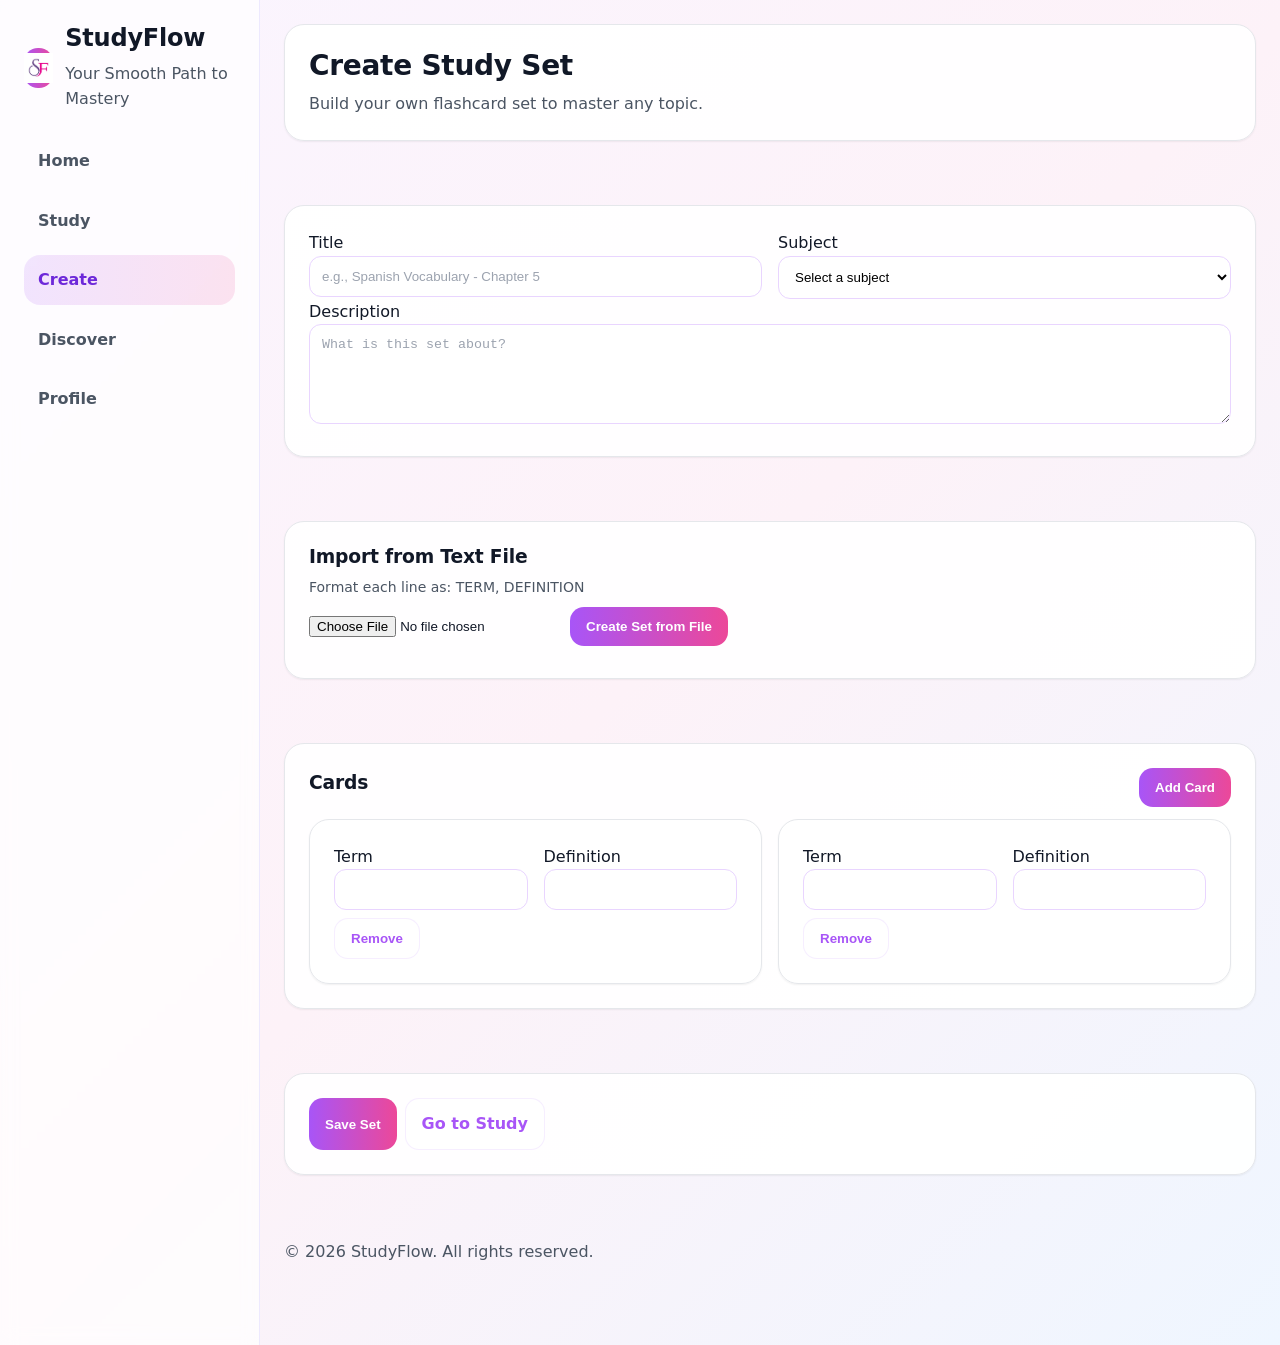
<file: pages/create.html>
<!doctype html>
<html lang="en">
  <head>
    <meta charset="utf-8" />
    <meta name="viewport" content="width=device-width, initial-scale=1" />
    <title>StudyFlow — Create Set</title>
    <link rel="icon" href="../assets/sf_logo.png" type="image/png" />
    <link rel="stylesheet" href="../styles/globals.css" />
    <link rel="stylesheet" href="../styles/create.css" />
  </head>
  <body>
    
    <div class="app">
      <aside class="sidebar" aria-label="Primary Navigation">
        <div class="container">
          <div class="brand">
            <div class="brand-logo"><img src="../assets/sf_logo.png" alt="StudyFlow logo" class="img-contain w-100 h-100" /></div>
            <div>
              <h1>StudyFlow</h1>
              <p class="muted">Your Smooth Path to Mastery</p>
            </div>
          </div>
          <nav>
            <ul class="nav-list" role="list">
              <li><a class="nav-link" href="home.html">Home</a></li>
              <li><a class="nav-link" href="study.html">Study</a></li>
              <li><a class="nav-link" href="create.html">Create</a></li>
              <li><a class="nav-link" href="search.html">Discover</a></li>
              <li><a class="nav-link" href="profile.html">Profile</a></li>
            </ul>
          </nav>
        </div>
      </aside>
      <main>
        <section class="container" aria-label="Create Study Set">
          <div class="panel">
            <h2 class="fs-28 fw-800">Create Study Set</h2>
            <p class="muted">Build your own flashcard set to master any topic.</p>
          </div>
        </section>

        <section class="container" aria-label="Study Set Information">
          <div class="panel">
            <div class="grid cols-2">
              <label>Title<input id="set-title" type="text" placeholder="e.g., Spanish Vocabulary - Chapter 5" class="form-control" required /></label>
              <label>Subject<select id="set-subject" class="form-control">
                <option value="">Select a subject</option>
                <option>Mathematics</option>
                <option>Science</option>
                <option>History</option>
                <option>Language</option>
                <option>Literature</option>
                <option>Geography</option>
                <option>Computer Science</option>
                <option>Art</option>
                <option>Music</option>
                <option>Other</option>
              </select></label>
            </div>
            <label>Description<textarea id="set-description" placeholder="What is this set about?" class="form-control minh-100"></textarea></label>
          </div>
        </section>

        <section class="container" aria-label="Import from Text File">
          <div class="panel import-panel">
            <h3 class="fw-800 mb-8">Import from Text File</h3>
            <p class="import-note" id="import-note">Format each line as: TERM, DEFINITION</p>
            <div class="import-actions my-8">
              <input type="file" id="txt-upload" accept=".txt" aria-label="Upload .txt study file" />
              <button class="btn" id="btn-import" aria-label="Create Set from File">Create Set from File</button>
            </div>
            <div id="import-feedback" class="muted" role="status" aria-live="polite"></div>
          </div>
        </section>

        <section class="container" aria-label="Cards">
          <div class="panel" id="cards-panel">
            <div class="d-flex jc-between ai-center mb-12">
              <h3 class="fw-800">Cards</h3>
              <button class="btn" id="btn-add-card">Add Card</button>
            </div>
            <div id="cards-list" class="grid cols-2"></div>
          </div>
        </section>

        <section class="container" aria-label="Save">
          <div class="panel d-flex gap-8">
            <button class="btn" id="btn-save">Save Set</button>
            <a class="btn secondary" href="study.html">Go to Study</a>
          </div>
        </section>

        <footer class="container pb-80" role="contentinfo">
          <p class="muted">© <span id="year"></span> StudyFlow. All rights reserved.</p>
        </footer>
      </main>
    </div>

    <nav class="mobile-nav" aria-label="Mobile Navigation"><div class="nav"><a href="home.html">Home</a><a href="study.html">Study</a><a href="create.html">Create</a><a href="search.html">Discover</a><a href="profile.html">Profile</a></div></nav>

    <script src="../scripts/storage.js"></script>
    <script src="../scripts/achievements.js"></script>
    <script>
      // Card UI template and save logic
      const cardsList = document.getElementById('cards-list');
      const btnAdd = document.getElementById('btn-add-card');
      const btnSave = document.getElementById('btn-save');

      function addCardRow(term = '', definition = '') {
        const wrapper = document.createElement('div');
        wrapper.className = 'panel';
        wrapper.innerHTML = `
          <div class="grid cols-2">
            <label>Term<input type="text" class="in-term form-control" value="${escapeHtml(term)}" required /></label>
            <label>Definition<input type="text" class="in-def form-control" value="${escapeHtml(definition)}" required /></label>
          </div>
          <div class="mt-8 d-flex gap-8"><button type="button" class="btn secondary btn-remove">Remove</button></div>
        `;
        const removeBtn = wrapper.querySelector('.btn-remove');
        removeBtn.addEventListener('click', () => wrapper.remove());
        cardsList.appendChild(wrapper);
      }

      function escapeHtml(str) { return String(str).replace(/[&<>"]|'/g, (m) => ({'&':'&amp;','<':'&lt;','>':'&gt;','"':'&quot;','\'':'&#39;'}[m])); }

      btnAdd.addEventListener('click', () => addCardRow());
      // Start with two blank cards
      addCardRow(); addCardRow();

      btnSave.addEventListener('click', () => {
        const title = document.getElementById('set-title').value.trim();
        const subject = document.getElementById('set-subject').value;
        const description = document.getElementById('set-description').value.trim();
        if (!title || !subject) { alert('Please enter a title and select a subject.'); return; }
        const rows = Array.from(cardsList.children);
        const cards = rows.map((row) => ({
          term: row.querySelector('.in-term').value.trim(),
          definition: row.querySelector('.in-def').value.trim(),
        })).filter(c => c.term && c.definition);
        if (cards.length === 0) { alert('Please add at least one card.'); return; }

        const sets = window.SFStorage.getSets();
        const newSet = { id: 'set-' + Date.now(), title, subject, description, createdAt: Date.now(), cards };
        sets.unshift(newSet);
        window.SFStorage.saveSets(sets);
        window.SFStorage.incrementSetsCreated();
        window.SFAchievements.checkCreatorAchievement();
        if (window.SFUI && typeof window.SFUI.showSuccessMessage === 'function') {
          window.SFUI.showSuccessMessage('Created study successfully!');
        }
      });
    </script>
    <script src="../scripts/import_from_txt.js"></script>
    <script src="../scripts/main.js"></script>
  </body>
  </html>
</file>
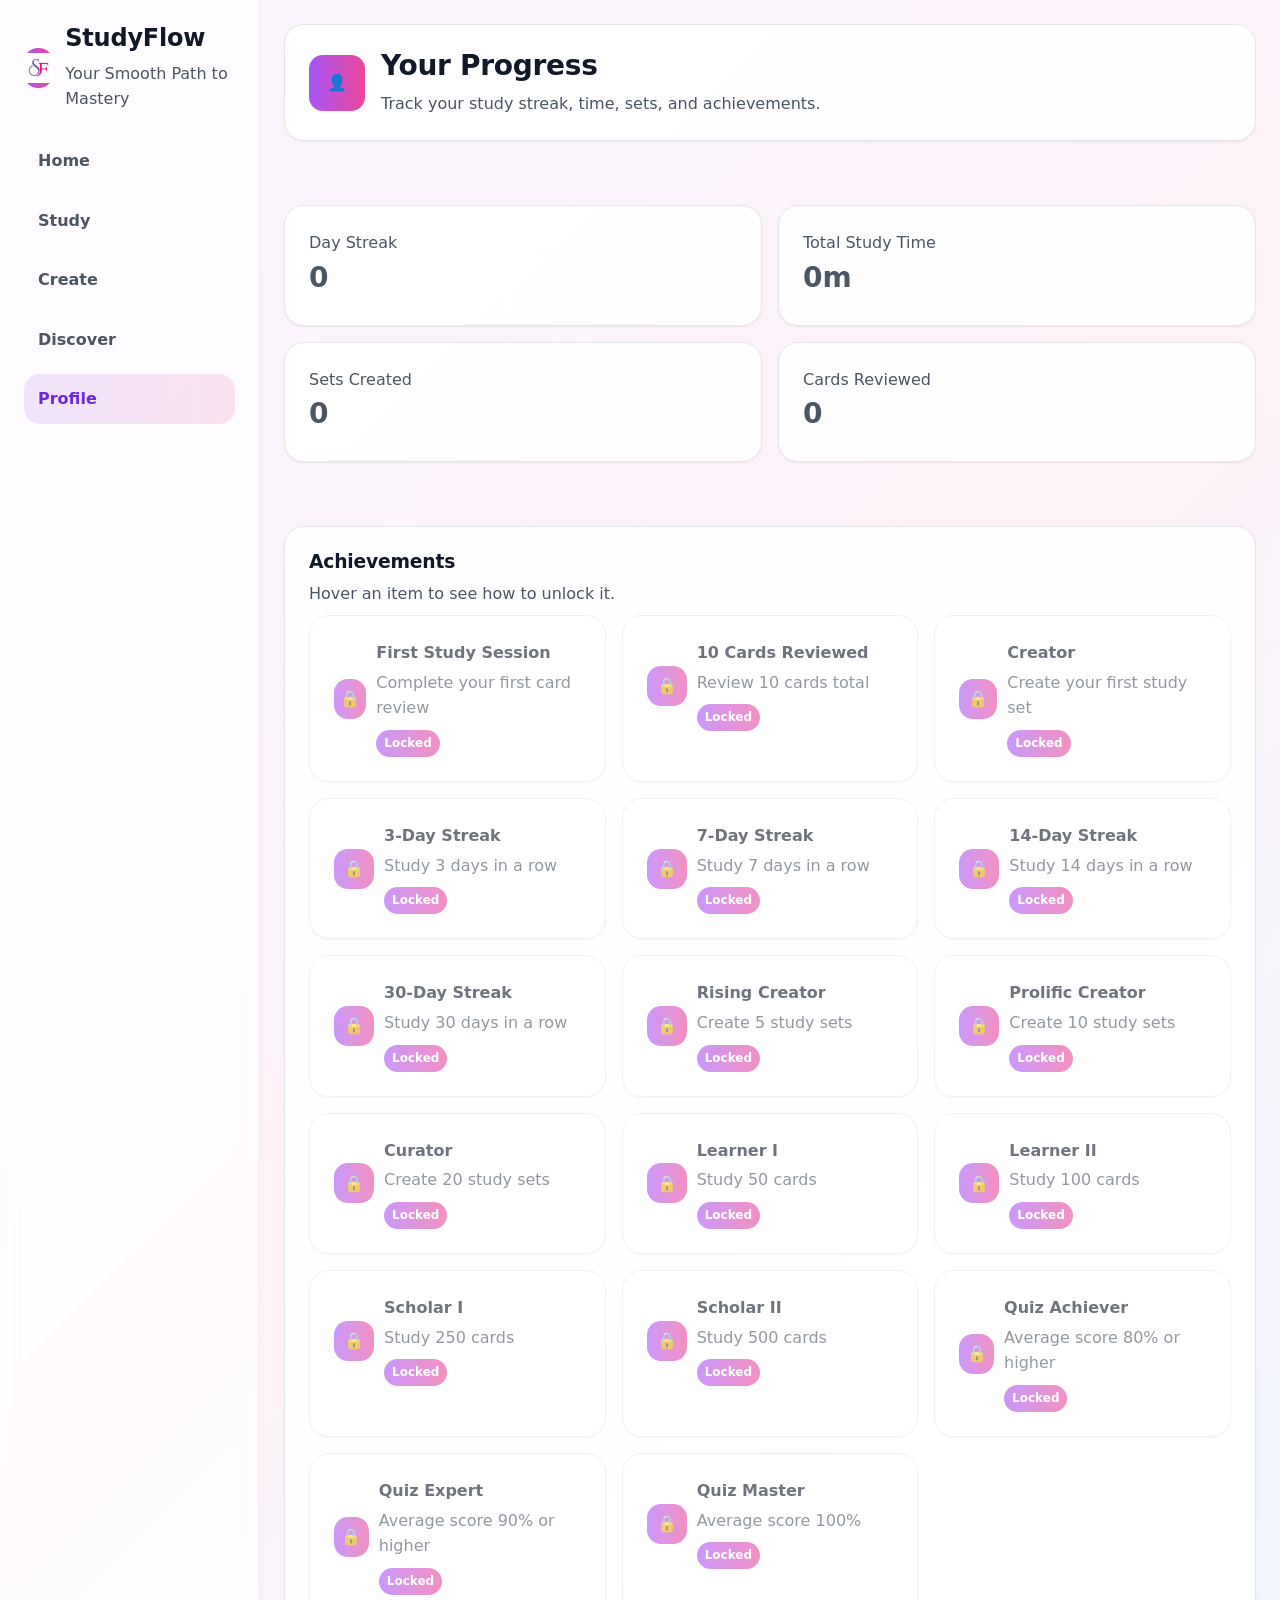
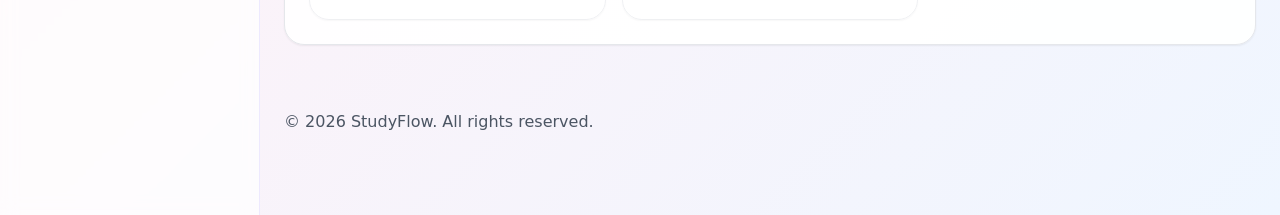
<file: pages/profile.html>
<!doctype html>
<html lang="en">
  <head>
    <meta charset="utf-8" />
    <meta name="viewport" content="width=device-width, initial-scale=1" />
    <title>StudyFlow — Profile</title>
    <link rel="icon" href="../assets/sf_logo.png" type="image/png" />
    <link rel="stylesheet" href="../styles/globals.css" />
    <link rel="stylesheet" href="../styles/profile.css" />
  </head>
  <body>
    
    <div class="app">
      <aside class="sidebar" aria-label="Primary Navigation">
        <div class="container">
          <div class="brand">
            <div class="brand-logo"><img src="../assets/sf_logo.png" alt="StudyFlow logo" class="img-contain w-100 h-100" /></div>
            <div>
              <h1>StudyFlow</h1>
              <p class="muted">Your Smooth Path to Mastery</p>
            </div>
          </div>
          <nav>
            <ul class="nav-list" role="list">
              <li><a class="nav-link" href="home.html">Home</a></li>
              <li><a class="nav-link" href="study.html">Study</a></li>
              <li><a class="nav-link" href="create.html">Create</a></li>
              <li><a class="nav-link" href="search.html">Discover</a></li>
              <li><a class="nav-link" href="profile.html">Profile</a></li>
            </ul>
          </nav>
          
        </div>
      </aside>
      <main>
        <section class="container" aria-label="Profile Header">
            <div class="panel">
            <div class="d-flex ai-center gap-16">
              <div class="brand-logo size-56" aria-hidden="true">👤</div>
              <div>
                <h2 class="fs-28 fw-800">Your Progress</h2>
                <p class="muted">Track your study streak, time, sets, and achievements.</p>
              </div>
            </div>
          </div>
        </section>

        <section class="container" aria-label="Stats Cards">
          <div class="grid cols-2">
            <div class="panel">
              <p class="muted">Day Streak</p>
              <p id="stat-streak" class="fs-28 fw-800">0</p>
            </div>
            <div class="panel">
              <p class="muted">Total Study Time</p>
              <p id="stat-time" class="fs-28 fw-800">0m</p>
            </div>
            <div class="panel">
              <p class="muted">Sets Created</p>
              <p id="stat-sets" class="fs-28 fw-800">0</p>
            </div>
            <div class="panel">
              <p class="muted">Cards Reviewed</p>
              <p id="stat-cards" class="fs-28 fw-800">0</p>
            </div>
          </div>
        </section>

        

        <section class="container" aria-label="Achievements">
          <div class="panel">
            <h3 class="fw-800 mb-8">Achievements</h3>
            <p class="muted mb-8">Hover an item to see how to unlock it.</p>
            <div id="achievements" class="grid cols-3"></div>
          </div>
        </section>

        <footer class="container pb-80" role="contentinfo">
          <p class="muted">© <span id="year"></span> StudyFlow. All rights reserved.</p>
        </footer>
      </main>
    </div>

    <nav class="mobile-nav" aria-label="Mobile Navigation"><div class="nav"><a href="home.html">Home</a><a href="study.html">Study</a><a href="create.html">Create</a><a href="search.html">Discover</a><a href="profile.html">Profile</a></div></nav>

    <script src="../scripts/storage.js"></script>
    <script src="../scripts/achievements.js"></script>
    <script src="../scripts/main.js"></script>
    <script>
      const stats = window.SFStorage.getStats();
      const cards = stats.totalCardsStudied || 0;
      const streak = stats.studyStreakDays || 0;
      const minutes = stats.totalStudyMinutes || 0;
      const sets = stats.setsCreated || 0;
      document.getElementById('stat-streak').textContent = String(streak);
      document.getElementById('stat-time').textContent = `${minutes}m`;
      document.getElementById('stat-sets').textContent = String(sets);
      document.getElementById('stat-cards').textContent = String(cards);
      // Ensure achievement catalog contains expanded items and evaluate unlocks
      window.SFAchievements.ensureCatalog();
      window.SFAchievements.checkAll();
      const list = window.SFStorage.getAchievements();
      const container = document.getElementById('achievements');
      container.innerHTML = list.map((a) => {
        const unlocked = !!a.unlockedAt;
        const icon = unlocked ? '🏅' : '🔒';
        return `
          <article class="panel fade-in-up" aria-label="Achievement: ${a.title}" title="${a.description}" style="opacity:${unlocked ? 1 : 0.6}">
            <div class="d-flex ai-center gap-10">
              <div class="brand-logo" aria-hidden="true" style="width:40px; height:40px;">${icon}</div>
              <div>
                <h4 class="fw-800" style="margin:0 0 4px;">${a.title}</h4>
                <p class="muted mb-8">${a.description}</p>
                <span class="badge">${unlocked ? 'Unlocked' : 'Locked'}</span>
              </div>
            </div>
          </article>`;
      }).join('');
      Array.from(container.children).forEach((el, i) => setTimeout(() => el.classList.add('show'), 100 + i*80));
    </script>
  </body>
  </html>
</file>
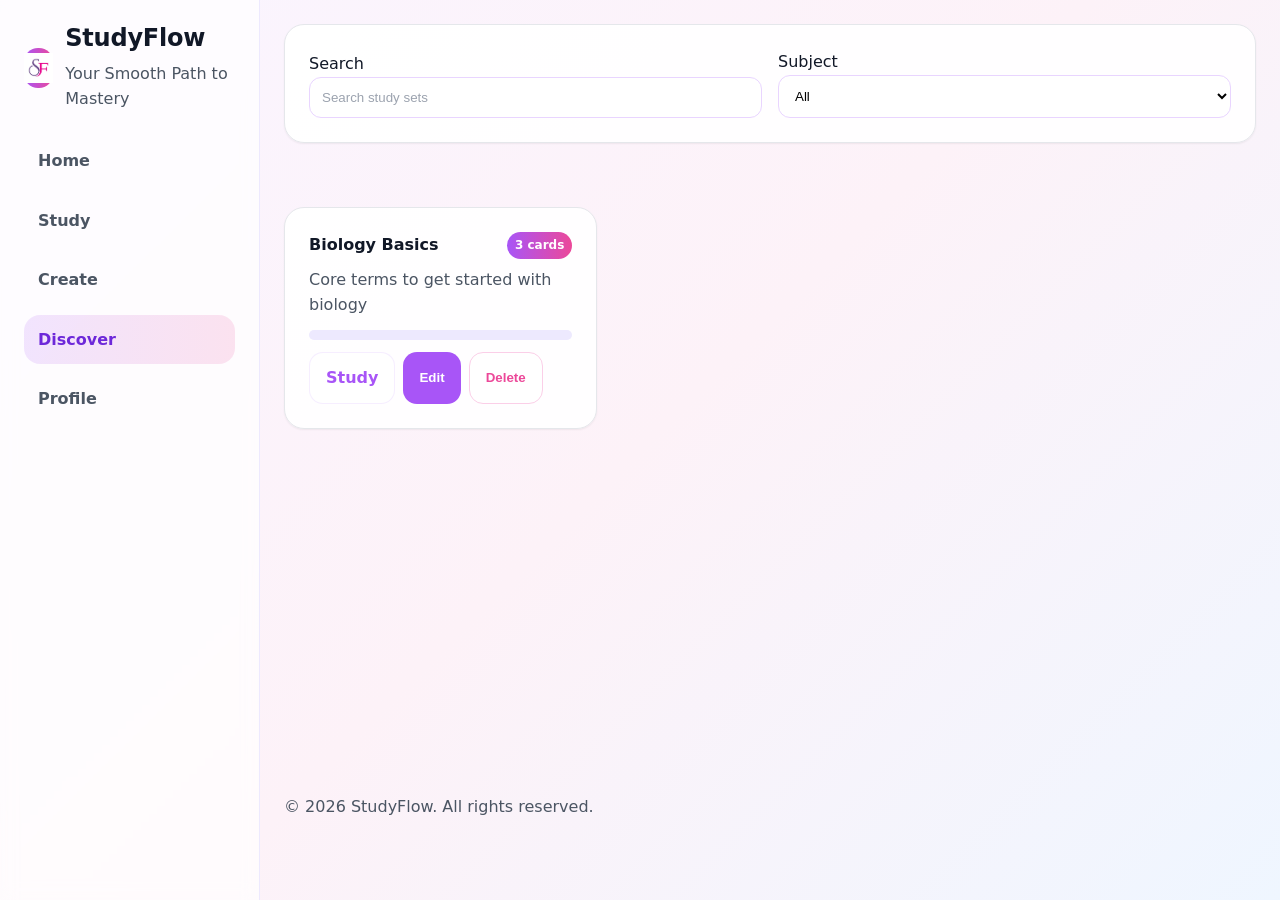
<file: pages/search.html>
<!doctype html>
<html lang="en">
  <head>
    <meta charset="utf-8" />
    <meta name="viewport" content="width=device-width, initial-scale=1" />
    <title>StudyFlow — Discover</title>
    <link rel="icon" href="../assets/sf_logo.png" type="image/png" />
    <link rel="stylesheet" href="../styles/globals.css" />
    <link rel="stylesheet" href="../styles/modal.css" />
  </head>
  <body>
    
    <div class="app">
      <aside class="sidebar" aria-label="Primary Navigation">
        <div class="container">
          <div class="brand">
            <div class="brand-logo"><img src="../assets/sf_logo.png" alt="StudyFlow logo" class="img-contain w-100 h-100" /></div>
            <div>
              <h1>StudyFlow</h1>
              <p class="muted">Your Smooth Path to Mastery</p>
            </div>
          </div>
          <nav>
            <ul class="nav-list" role="list">
              <li><a class="nav-link" href="home.html">Home</a></li>
              <li><a class="nav-link" href="study.html">Study</a></li>
              <li><a class="nav-link" href="create.html">Create</a></li>
              <li><a class="nav-link" href="search.html">Discover</a></li>
              <li><a class="nav-link" href="profile.html">Profile</a></li>
            </ul>
          </nav>
          
        </div>
      </aside>
      <main>
        <section class="container" aria-label="Search/Discover">
          <div class="panel">
            <div class="grid cols-2 ai-end">
              <label class="w-100">Search
                <input id="q" type="search" placeholder="Search study sets" class="form-control" aria-label="Search study sets" />
              </label>
              <label>Subject
                <select id="subj" class="form-control" aria-label="Filter by subject">
                  <option value="">All</option>
                  <option>Mathematics</option>
                  <option>Science</option>
                  <option>History</option>
                  <option>Language</option>
                  <option>Literature</option>
                  <option>Geography</option>
                  <option>Computer Science</option>
                  <option>Art</option>
                  <option>Music</option>
                  <option>Other</option>
                </select>
              </label>
            </div>
          </div>
        </section>
        <section class="container" aria-label="Results">
          <div id="results" class="grid cols-3"></div>
        </section>
        <!-- Edit Modal -->
        <div id="edit-modal" class="modal" hidden role="dialog" aria-modal="true" aria-labelledby="edit-modal-title">
          <div class="modal-panel panel">
            <h3 id="edit-modal-title" class="fw-800">Edit Study Set</h3>
            <div class="grid cols-2 mt-8">
              <label>Title<input id="edit-title" type="text" class="form-control" /></label>
              <label>Subject<select id="edit-subject" class="form-control">
                <option>Mathematics</option>
                <option>Science</option>
                <option>History</option>
                <option>Language</option>
                <option>Literature</option>
                <option>Geography</option>
                <option>Computer Science</option>
                <option>Art</option>
                <option>Music</option>
                <option>Other</option>
                <option>General</option>
              </select></label>
            </div>
            <label>Description<textarea id="edit-description" class="form-control minh-100"></textarea></label>
            <div class="mt-12">
              <h4 class="fw-800 mb-8" style="margin:0;">Cards</h4>
              <div id="edit-cards" class="grid" role="list" aria-label="Edit cards list"></div>
              <div class="mt-8"><button id="edit-add-card" class="btn secondary" aria-label="Add new card">Add New Card</button></div>
            </div>
            <div class="d-flex gap-8 mt-12"><button class="btn" id="edit-save" aria-label="Save changes">Save</button><button class="btn secondary" id="edit-cancel" aria-label="Cancel edit">Cancel</button></div>
          </div>
        </div>
        <footer class="container pb-80" role="contentinfo">
          <p class="muted">© <span id="year"></span> StudyFlow. All rights reserved.</p>
        </footer>
      </main>
    </div>

    <nav class="mobile-nav" aria-label="Mobile Navigation"><div class="nav"><a href="home.html">Home</a><a href="study.html">Study</a><a href="create.html">Create</a><a href="search.html">Discover</a><a href="profile.html">Profile</a></div></nav>

    <script src="../scripts/storage.js"></script>
    <script src="../scripts/main.js"></script>
    <script src="../scripts/discover.js"></script>
    <script>
      const q = document.getElementById('q');
      const subj = document.getElementById('subj');
      const results = document.getElementById('results');

      function render() {
        const sets = window.SFStorage.getSets();
        const text = (q.value || '').toLowerCase();
        const s = subj.value;
        const filtered = sets.filter(it => {
          const matchesText = !text || (it.title || '').toLowerCase().includes(text) || (it.description || '').toLowerCase().includes(text);
          const matchesSubj = !s || it.subject === s;
          return matchesText && matchesSubj;
        });
        if (filtered.length === 0) {
          results.innerHTML = '<div class="panel">No results</div>';
          return;
        }
        results.innerHTML = filtered.map((set) => {
          const safeTitle = escapeHtml(set.title || 'Untitled');
          const safeDesc = escapeHtml(set.description || '');
          return `
            <article class="panel">
              <header class="d-flex ai-center jc-between">
                <h4 class="fw-800" style="margin:0;">${safeTitle}</h4>
                <span class="badge">${(set.cards||[]).length} cards</span>
              </header>
              <p class="muted" style="margin:8px 0 12px;">${safeDesc}</p>
              <div class="progress" role="progressbar" aria-valuemin="0" aria-valuemax="100" aria-valuenow="0"><div class="fill" style="width:${Math.min(100, set.progress||0)}%"></div></div>
              <div class="mt-12 d-flex gap-8">
                <a class="btn secondary" href="study.html?set=${encodeURIComponent(set.id)}" aria-label="Study ${safeTitle}">Study</a>
                <button class="btn solid-purple" data-action="edit" data-id="${set.id}" aria-label="Edit ${safeTitle}">Edit</button>
                <button class="btn secondary pink-accent" data-action="delete" data-id="${set.id}" aria-label="Delete ${safeTitle}">Delete</button>
              </div>
            </article>`;
        }).join('');
        window.SFDiscover && window.SFDiscover.attachHandlers && window.SFDiscover.attachHandlers();
      }
      window.renderDiscover = render;

      function escapeHtml(str) { return String(str).replace(/[&<>"]|'/g, (m) => ({'&':'&amp;','<':'&lt;','>':'&gt;','"':'&quot;','\'':'&#39;'}[m])); }

      q.addEventListener('input', render);
      subj.addEventListener('change', render);
      render();
    </script>
  </body>
  </html>
</file>
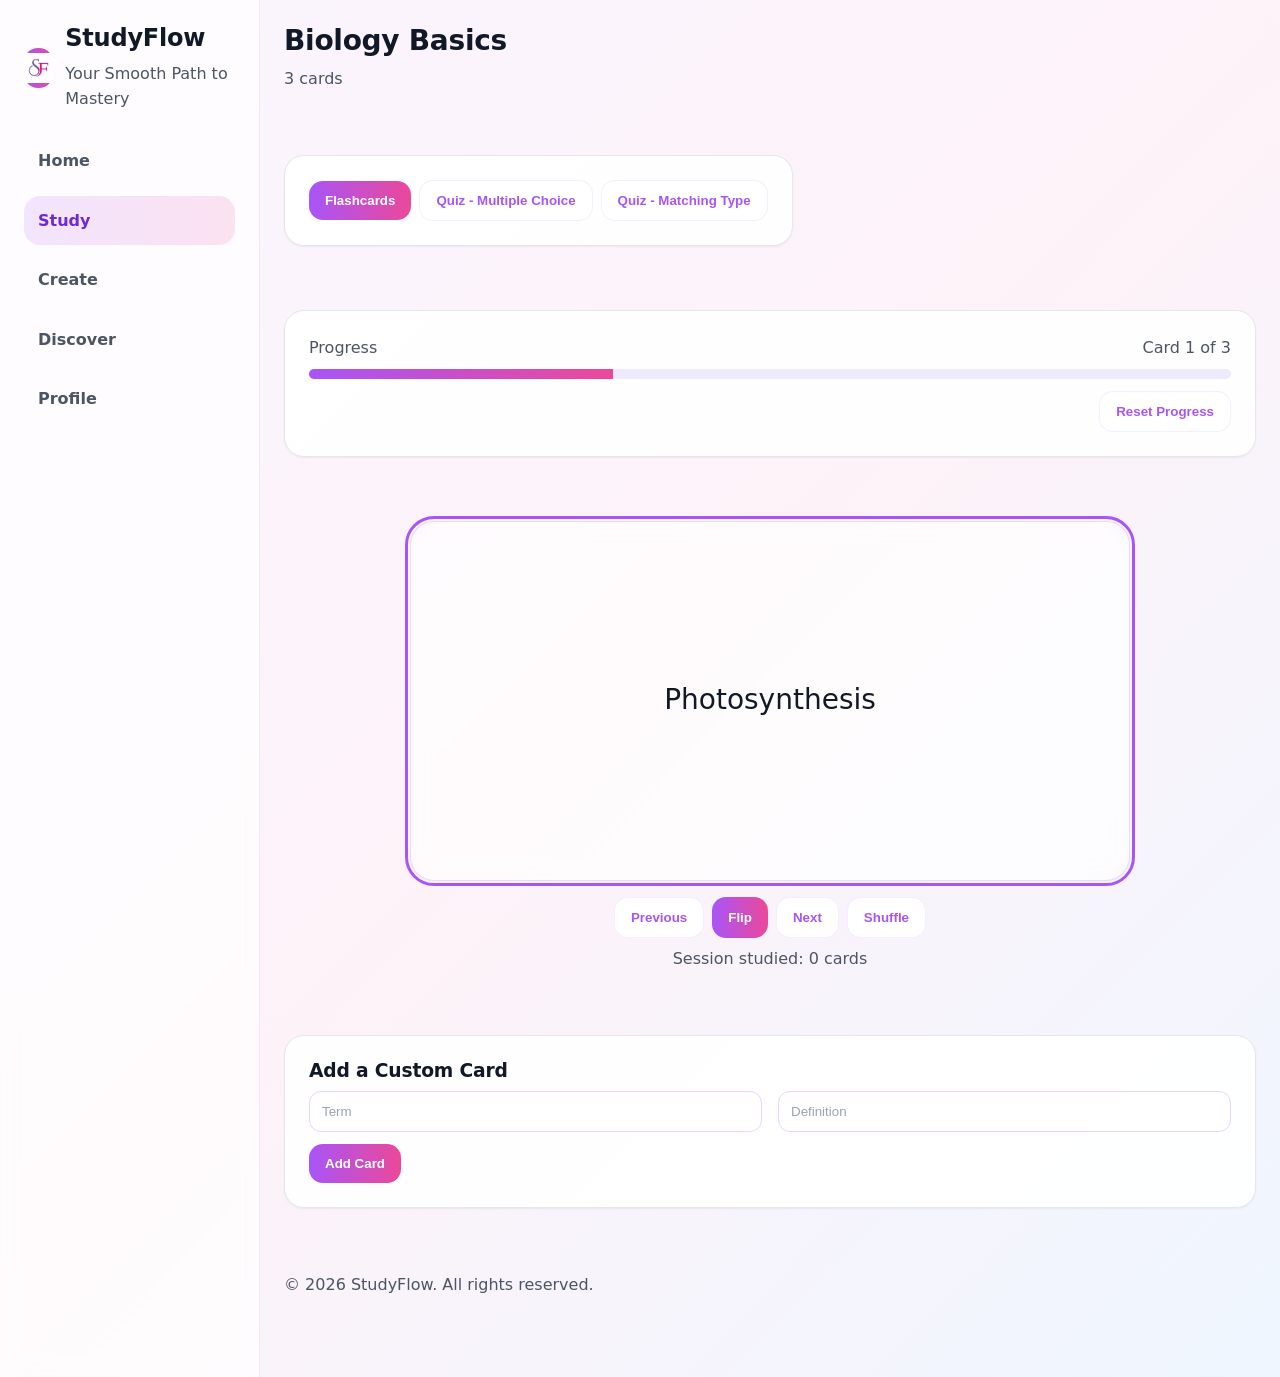
<file: pages/study.html>
<!doctype html>
<html lang="en">
  <head>
    <meta charset="utf-8" />
    <meta name="viewport" content="width=device-width, initial-scale=1" />
    <title>StudyFlow — Study</title>
    <link rel="icon" href="../assets/sf_logo.png" type="image/png" />
    <link rel="stylesheet" href="../styles/globals.css" />
    <link rel="stylesheet" href="../styles/flashcards.css" />
    <link rel="stylesheet" href="../styles/quiz.css" />
    <link rel="stylesheet" href="../styles/matching.css" />
  </head>
  <body>
    
    <div class="app">
      <aside class="sidebar" aria-label="Primary Navigation">
        <div class="container">
          <div class="brand">
            <div class="brand-logo"><img src="../assets/sf_logo.png" alt="StudyFlow logo" class="img-contain w-100 h-100" /></div>
            <div>
              <h1>StudyFlow</h1>
              <p class="muted">Your Smooth Path to Mastery</p>
            </div>
          </div>
          <nav>
            <ul class="nav-list" role="list">
              <li><a class="nav-link" href="home.html" aria-label="Home">Home</a></li>
              <li><a class="nav-link" href="study.html" aria-label="Study">Study</a></li>
              <li><a class="nav-link" href="create.html" aria-label="Create">Create</a></li>
              <li><a class="nav-link" href="search.html" aria-label="Discover">Discover</a></li>
              <li><a class="nav-link" href="profile.html" aria-label="Profile">Profile</a></li>
            </ul>
          </nav>
          
        </div>
      </aside>
      <main>
        <section class="container" aria-label="Study Header">
          <div class="d-flex ai-center jc-between gap-12">
            <div>
              <h2 id="set-title" class="fs-28 fw-800">Study</h2>
              <p class="muted"><span id="card-count">0</span> cards</p>
            </div>
          </div>
        </section>

        <section class="container" aria-label="Study Mode">
          <div class="panel inline-flex gap-8 ai-center">
            <button class="btn secondary" data-mode="flashcards" aria-pressed="true">Flashcards</button>
            <button class="btn secondary" data-mode="quiz" aria-pressed="false">Quiz - Multiple Choice</button>
            <button class="btn secondary" data-mode="matching" aria-pressed="false">Quiz - Matching Type</button>
          </div>
        </section>

        <section class="container" aria-label="Progress" id="flash-progress">
          <div class="panel">
            <div class="d-flex ai-center jc-between mb-8">
              <span class="muted">Progress</span>
              <span class="muted" id="progress-label">Card 1 of 1</span>
            </div>
            <div class="progress" role="progressbar" aria-valuemin="0" aria-valuemax="100" aria-valuenow="0" id="progress-bar">
              <div class="fill" style="width:0%"></div>
            </div>
            <div class="mt-12 d-flex gap-8 jc-end"><button class="btn secondary" id="btn-reset" aria-label="Reset progress">Reset Progress</button></div>
          </div>
        </section>

        <section class="container" aria-label="Flashcards" id="flash-container">
          <div class="flashcard" id="flashcard" aria-live="polite" aria-label="Flashcard" tabindex="0">
            <div class="inner" id="flashcard-inner">
              <div class="front" id="card-front" aria-label="Question"></div>
              <div class="back" id="card-back" aria-label="Answer"></div>
            </div>
          </div>
          <div class="d-flex gap-8 jc-center mt-16">
            <button class="btn secondary" id="btn-prev" aria-label="Previous card">Previous</button>
            <button class="btn" id="btn-flip" aria-label="Flip card">Flip</button>
            <button class="btn secondary" id="btn-next" aria-label="Next card">Next</button>
            <button class="btn secondary" id="btn-shuffle" aria-label="Shuffle cards">Shuffle</button>
          </div>
          <p class="muted text-center mt-8">Session studied: <span id="session-count">0</span> cards</p>
        </section>

        <section class="container" aria-label="Create Custom Card" id="flash-create">
          <div class="panel">
            <h3 class="fw-800 mb-8">Add a Custom Card</h3>
            <form id="create-card-form" aria-labelledby="create-card-title">
              <div class="grid cols-2">
                <label>
                  <span class="visually-hidden" id="create-card-title">Term</span>
                  <input aria-labelledby="create-card-title" type="text" id="input-term" placeholder="Term" class="form-control" required />
                </label>
                <label>
                  <span class="visually-hidden">Definition</span>
                  <input aria-label="Definition" type="text" id="input-definition" placeholder="Definition" class="form-control" required />
                </label>
              </div>
              <div class="mt-12 d-flex gap-8"><button class="btn" type="submit" aria-label="Add card">Add Card</button></div>
            </form>
          </div>
        </section>

        <!-- Quiz Mode Section -->
        <section class="container" aria-label="Quiz Mode" id="quiz-section" hidden>
          <div class="panel quiz-card">
            <div class="d-flex ai-center jc-between mb-8">
              <span class="muted" id="quiz-progress">Question 1 of 1</span>
              <span class="muted" id="quiz-score">Score: 0/0</span>
            </div>
            <h3 id="quiz-question" class="fw-800 mb-12"></h3>
            <div id="quiz-options" class="quiz-options" role="group" aria-label="Answer choices"></div>
            <div id="quiz-feedback" class="muted minh-20 mt-8" role="status" aria-live="polite"></div>
            <div class="mt-12 d-flex gap-8 jc-end"><button class="btn secondary" id="quiz-next" disabled>Next</button></div>
          </div>
          <div class="panel" id="quiz-result" hidden>
            <h3 class="fw-800 mb-8">Quiz Results</h3>
            <p class="muted" id="quiz-summary"></p>
            <div class="mt-12 d-flex gap-8"><button class="btn" id="quiz-retry">Retry Quiz</button><button class="btn secondary" id="quiz-back">Back to Study</button></div>
          </div>
        </section>

        <!-- Matching Type Quiz Section -->
        <section class="container" aria-label="Quiz - Matching Type" id="matching-section" hidden>
          <div class="panel">
            <div class="d-flex ai-center jc-between">
              <h3 class="fw-800">Match terms to the correct definitions</h3>
              <span class="muted" id="match-progress"></span>
            </div>
            <div id="match-empty" class="muted" hidden>No terms available for Matching Type Quiz.</div>
            <div class="matching-grid" id="matching-grid">
              <div>
                <h4 class="muted mb-8">Column A — Terms</h4>
                <div id="match-terms" class="match-list" role="list"></div>
              </div>
              <div>
                <h4 class="muted mb-8">Column B — Definitions</h4>
                <div id="match-defs" class="match-list" role="list"></div>
              </div>
            </div>
            <div id="match-status" class="muted mt-12 minh-20" role="status" aria-live="polite"></div>
          </div>
        </section>

        <footer class="container pb-80" role="contentinfo">
          <p class="muted">© <span id="year"></span> StudyFlow. All rights reserved.</p>
        </footer>
      </main>
    </div>

    <nav class="mobile-nav" aria-label="Mobile Navigation"><div class="nav"><a href="home.html" aria-label="Home">Home</a><a href="study.html" aria-label="Study">Study</a><a href="create.html" aria-label="Create">Create</a><a href="search.html" aria-label="Discover">Discover</a><a href="profile.html" aria-label="Profile">Profile</a></div></nav>

    <script src="../scripts/storage.js"></script>
    <script src="../scripts/achievements.js"></script>
    <script src="../scripts/main.js"></script>
    <script src="../scripts/flashcards.js"></script>
    <script src="../scripts/quiz.js"></script>
    <script src="../scripts/matching.js"></script>
  </body>
  </html>
</file>
<file: styles/globals.css>
/*
  StudyFlow Global Styles
  - Color tokens per spec
  - Base layout with sidebar (desktop) and bottom nav (mobile)
  - Accessibility: focus indicators, reduced motion support
*/

:root {
  --color-purple: #a855f7;
  --color-pink: #ec4899;
  --bg-purple: #faf5ff;
  --bg-pink: #fdf2f8;
  --bg-blue: #eff6ff;
  --text-dark: #111827; /* improved contrast */
  --text-light: #4b5563; /* readable secondary */
  --radius-xl: 16px;
  --radius-2xl: 20px;
  --shadow-sm: 0 1px 2px rgba(0,0,0,0.06);
  --shadow-md: 0 6px 18px rgba(0,0,0,0.10);
  --shadow-lg: 0 10px 30px rgba(0,0,0,0.12);
  --transition-fast: 150ms;
  --transition-med: 300ms;
  --transition-slow: 600ms;

  /* Theme variables */
  --bg-color: #ffffff;
  --text-color: #000000;
  --card-bg: #ffffff;
  --border-subtle: #e5e7eb;
  --accent-color: var(--color-purple);
  --focus-ring: #6d28d9;
}

* {
  box-sizing: border-box;
}

html {
  -webkit-text-size-adjust: 100%;
}

body {
  margin: 0;
  color: var(--text-dark);
  background: linear-gradient(135deg, var(--bg-purple), var(--bg-pink), var(--bg-blue));
  font-family: ui-sans-serif, system-ui, -apple-system, Segoe UI, Roboto, Helvetica, Arial, "Apple Color Emoji", "Segoe UI Emoji";
  line-height: 1.6;
  transition: background var(--transition-med) ease, color var(--transition-med) ease;
  -webkit-font-smoothing: antialiased;
  -moz-osx-font-smoothing: grayscale;
}

img { max-width: 100%; display: block; }

/* Accessibility */
:focus-visible {
  outline: 3px solid var(--color-purple);
  outline-offset: 2px;
}

@media (prefers-reduced-motion: reduce) {
  * { animation-duration: 0.001ms !important; animation-iteration-count: 1 !important; transition-duration: 0.001ms !important; scroll-behavior: auto !important; }
}

.visually-hidden {
  position: absolute !important;
  width: 1px; height: 1px; padding: 0; margin: -1px; overflow: hidden;
  clip: rect(0 0 0 0); white-space: nowrap; border: 0;
}

/* Layout */
.app {
  min-height: 100vh;
  display: grid;
  grid-template-columns: 260px 1fr;
  grid-template-rows: 1fr;
}

@media (max-width: 960px) {
  .app { grid-template-columns: 1fr; }
}

aside.sidebar {
  display: block;
  background: rgba(255,255,255,0.7);
  -webkit-backdrop-filter: blur(8px);
  backdrop-filter: blur(8px);
  border-right: 1px solid #ede9fe;
}

@media (max-width: 960px) {
  aside.sidebar { display: none; }
}

main {
  overflow: hidden;
  display: flex;
  flex-direction: column;
}

main > footer { margin-top: auto; }

.container {
  padding: 24px;
}

/* Card-like containers */
.panel {
  background: rgba(255,255,255,0.96);
  border: 1px solid var(--border-subtle);
  border-radius: var(--radius-2xl);
  padding: 24px;
  box-shadow: var(--shadow-sm);
  transition: transform var(--transition-med) ease, box-shadow var(--transition-med) ease, border-color var(--transition-med) ease;
}

.panel.blue { border-color: #bfdbfe; }
.panel.green { border-color: #bbf7d0; }

.panel:hover { transform: translateY(-2px); box-shadow: var(--shadow-md); }

/* Buttons */
.btn {
  appearance: none;
  border: 0;
  cursor: pointer;
  padding: 12px 16px;
  border-radius: 14px;
  font-weight: 600;
  color: white;
  background: linear-gradient(90deg, var(--color-purple), var(--color-pink));
  transition: transform var(--transition-fast) ease, box-shadow var(--transition-med) ease, background var(--transition-med) ease, filter var(--transition-med) ease;
  text-decoration: none;
}

.btn:hover { box-shadow: var(--shadow-md); transform: translateY(-1px); filter: brightness(1.02); }
.btn:active { transform: translateY(0); }
.btn.press { transform: scale(0.98); }
.btn:focus-visible { outline: 0; box-shadow: 0 0 0 3px color-mix(in oklab, var(--focus-ring) 30%, transparent), 0 0 0 2px #fff inset; }

/* Ensure links styled as buttons never show underline */
.btn:link, .btn:visited, .btn:hover, .btn:active { text-decoration: none; }

.btn.secondary {
  color: var(--accent-color);
  background: #ffffff;
  border: 1px solid #e9d5ff66;
}
.btn.secondary:hover { background: #fafafa; }

.btn.icon { display: inline-flex; align-items: center; gap: 8px; }

/* Progress Bar */
.progress {
  width: 100%; height: 10px; background: #ede9fe; border-radius: 999px; overflow: hidden;
}
.progress > .fill { height: 100%; width: 0%; background: linear-gradient(90deg, var(--color-purple), var(--color-pink)); transition: width var(--transition-med) ease; }

/* Typography */
h1, h2, h3 { color: var(--text-dark); margin: 0 0 8px; line-height: 1.2; letter-spacing: -0.01em; }
p { color: var(--text-light); margin: 0; }

/* Hero */
.hero {
  position: relative;
  overflow: hidden;
  background: linear-gradient(90deg, color-mix(in oklab, var(--accent-color) 8%, transparent), rgba(236,72,153,0.08), rgba(59,130,246,0.08));
  border-radius: 24px;
  padding: 32px;
}

.hero .actions { display: flex; gap: 12px; flex-wrap: wrap; }

/* Simple fade/slide utility */
.fade-in-up { opacity: 0; transform: translateY(12px); transition: opacity var(--transition-slow) ease, transform var(--transition-slow) ease; }
.fade-in-up.show { opacity: 1; transform: translateY(0); }
.delay-1 { transition-delay: 120ms; }
.delay-2 { transition-delay: 240ms; }
.delay-3 { transition-delay: 360ms; }

/* Sidebar nav */
.brand {
  display: flex; align-items: center; gap: 12px; margin-bottom: 24px;
}
.brand-logo {
  width: 40px; height: 40px; background: linear-gradient(90deg, var(--color-purple), var(--color-pink)); border-radius: 14px; display: grid; place-items: center; color: white; font-weight: 800;
}
.nav-list { list-style: none; padding: 0; margin: 0; display: grid; gap: 10px; }
.nav-link {
  display: flex; align-items: center; gap: 10px; width: 100%; padding: 12px 14px; border-radius: 16px; background: transparent; border: 0; text-decoration: none; color: var(--text-light); font-weight: 600;
}
.nav-link[aria-current="page"], .nav-link.active {
  background: linear-gradient(90deg, rgba(168,85,247,0.14), rgba(236,72,153,0.14)); color: #6d28d9;
}
.nav-link:hover { background: rgba(255,255,255,0.8); color: #7c3aed; }

/* Mobile drawer removed */

/* Mobile bottom nav */
.mobile-nav {
  position: fixed; bottom: 0; left: 0; right: 0; background: rgba(255,255,255,0.9); -webkit-backdrop-filter: blur(8px); backdrop-filter: blur(8px);
  border-top: 1px solid #ede9fe; display: none; z-index: 50;
}
.mobile-nav .nav {
  display: grid; grid-template-columns: repeat(5, 1fr); gap: 4px; padding: 8px;
}
.mobile-nav a {
  text-align: center; padding: 8px 6px; border-radius: 12px; color: var(--text-light); text-decoration: none; font-size: 13px; font-weight: 600;
}
.mobile-nav a[aria-current="page"] { color: #6d28d9; background: rgba(168,85,247,0.12); }

@media (max-width: 960px) {
  .mobile-nav { display: block; }
  .mobile-hamburger { display: inline-block; }
  main { padding-bottom: 64px; }
}

/* Grid helpers */
.grid { display: grid; gap: 16px; }
.grid.cols-3 { grid-template-columns: repeat(3, 1fr); }
.grid.cols-2 { grid-template-columns: repeat(2, 1fr); }

@media (max-width: 960px) {
  .grid.cols-3 { grid-template-columns: 1fr; }
  .grid.cols-2 { grid-template-columns: 1fr; }
}

/* Utilities */
.badge { display: inline-block; padding: 4px 8px; border-radius: 999px; font-size: 12px; font-weight: 700; color: white; background: linear-gradient(90deg, var(--color-purple), var(--color-pink)); }
.muted { color: var(--text-light); }

/* Image frame */
.frame { border-radius: 16px; overflow: hidden; }

/* Link reset with focus */
a { color: #6d28d9; }
a:hover { text-decoration: underline; }

/* Achievement toast */
.achievement-toast {
  position: fixed; right: 16px; bottom: 90px; background: white; color: var(--text-dark);
  border: 1px solid var(--border-subtle); border-radius: 14px; padding: 12px 16px; box-shadow: var(--shadow-md);
  opacity: 0; transform: translateY(8px); transition: opacity var(--transition-med) ease, transform var(--transition-med) ease;
}
.achievement-toast.show { opacity: 1; transform: translateY(0); }

/* Flashcard clickability */
.flashcard { cursor: pointer; }

/* Shuffle animation */
@keyframes shuffle-burst {
  0% { transform: translateY(0) rotate(0); }
  30% { transform: translateY(-6px) rotate(-2deg); }
  60% { transform: translateY(4px) rotate(2deg); }
  100% { transform: translateY(0) rotate(0); }
}
.shuffle-anim .inner { animation: shuffle-burst 420ms ease; }


/* Success toast (reusable UI) */
.sf-success-toast {
  position: fixed;
  right: 16px;
  bottom: 90px;
  display: inline-flex;
  align-items: center;
  gap: 10px;
  background: #ffffff;
  color: var(--text-dark);
  border: 1px solid #e9d5ff; /* light purple */
  border-left: 6px solid var(--color-purple); /* primary accent */
  border-radius: 14px;
  padding: 12px 14px;
  box-shadow: var(--shadow-md);
  opacity: 0;
  transform: translateY(8px);
  transition: opacity var(--transition-med) ease, transform var(--transition-med) ease, filter var(--transition-med) ease;
  z-index: 70;
}
.sf-success-toast.show { opacity: 1; transform: translateY(0); }
.sf-success-toast .icon {
  width: 20px; height: 20px; display: inline-grid; place-items: center; color: var(--color-purple);
}
.sf-success-toast .text { font-weight: 700; color: var(--text-dark); }
.sf-success-toast .sf-success-close {
  margin-left: 6px; border: 0; background: transparent; color: var(--text-light); cursor: pointer; font-size: 18px; line-height: 1;
}
.sf-success-toast .sf-success-close:hover { color: var(--text-dark); }

/* ------------------------------ */
/* Utilities - Layout & Spacing   */
/* ------------------------------ */
.d-flex { display: flex; }
.inline-flex { display: inline-flex; }
.ai-center { align-items: center; }
.ai-end { align-items: end; }
.jc-between { justify-content: space-between; }
.jc-center { justify-content: center; }
.jc-end { justify-content: flex-end; }
.gap-8 { gap: 8px; }
.gap-10 { gap: 10px; }
.gap-12 { gap: 12px; }
.gap-16 { gap: 16px; }
.mt-2 { margin-top: 2px; }
.mt-8 { margin-top: 8px; }
.mt-12 { margin-top: 12px; }
.mt-16 { margin-top: 16px; }
.mb-4 { margin-bottom: 4px; }
.mb-8 { margin-bottom: 8px; }
.mb-12 { margin-bottom: 12px; }
.mb-16 { margin-bottom: 16px; }
.my-8 { margin-top: 8px; margin-bottom: 8px; }
.m-0 { margin: 0; }
.pb-80 { padding-bottom: 80px; }
.text-center { text-align: center; }
.w-100 { width: 100%; }
.h-100 { height: 100%; }
.size-40 { width: 40px; height: 40px; }
.size-48 { width: 48px; height: 48px; }
.size-56 { width: 56px; height: 56px; }
.minh-20 { min-height: 20px; }
.minh-100 { min-height: 100px; }

/* Visual utilities */
.opacity-60 { opacity: 0.6; }

/* Grid helpers (page-specific layout variants) */
.grid-hero { grid-template-columns: 1.4fr 1fr; align-items: center; gap: 24px; }
@media (max-width: 960px) {
  .grid-hero { grid-template-columns: 1fr; }
}

/* ------------------------------ */
/* Utilities - Typography         */
/* ------------------------------ */
.fs-18 { font-size: 18px; }
.fs-24 { font-size: 24px; }
.fs-28 { font-size: 28px; }
.fw-800 { font-weight: 800; }
.text-dark { color: var(--text-dark); }
.lead-text { font-size: 18px; margin: 8px 0 16px; }
.hero-title { font-size: clamp(28px, 3vw, 40px); font-weight: 800; }
.text-gradient { background: linear-gradient(90deg, var(--color-purple), var(--color-pink)); -webkit-background-clip: text; background-clip: text; color: transparent; }

/* ------------------------------ */
/* Utilities - Media              */
/* ------------------------------ */
.img-contain { width: 100%; height: 100%; object-fit: contain; }

/* ------------------------------ */
/* Utilities - Backgrounds        */
/* ------------------------------ */
.bg-stat-purple-pink { background: linear-gradient(90deg, #a78bfa, #fb7185); }
.bg-stat-blue-green { background: linear-gradient(90deg, #60a5fa, #34d399); }
.bg-stat-green-emerald { background: linear-gradient(90deg, #22c55e, #10b981); }

/* ------------------------------ */
/* Utilities - Forms              */
/* ------------------------------ */
.form-control {
  width: 100%;
  padding: 12px;
  border: 1px solid #e9d5ff;
  border-radius: 12px;
  background: #ffffff;
}
.form-control::placeholder { color: #9ca3af; }
.form-control:hover { border-color: #ddd6fe; }
.form-control:focus { outline: none; border-color: #c4b5fd; box-shadow: 0 0 0 3px rgba(196,181,253,0.35); }
.form-control:focus-visible { outline: none; border-color: #c4b5fd; box-shadow: 0 0 0 3px rgba(196,181,253,0.45); }

/* Section spacing for readability */
main > section.container { margin-bottom: 16px; }

/* ------------------------------ */
/* Buttons - Variants             */
/* ------------------------------ */
.btn.solid-purple { background: #a855f7; }
.btn.secondary.pink-accent { color: #ec4899; border-color: #fbcfe8; }
</file>
<file: styles/create.css>
/* Create page specific styles */

.import-panel { max-width: none; margin: 0; }
.import-actions { display: flex; gap: 8px; align-items: center; flex-wrap: wrap; }
.import-note { color: var(--text-light); font-size: 14px; }

input[type="file"]::-ms-browse { border: none; background: transparent; }
</file>
<file: styles/profile.css>
.ring { display: grid; place-items: center; }
</file>
<file: styles/modal.css>
.modal { position: fixed; inset: 0; background: rgba(0,0,0,0.25); display: grid; place-items: center; z-index: 80; }
.modal[hidden] { display: none; }
.modal-panel { width: min(900px, 94vw); max-height: 90vh; overflow: auto; border: 1px solid var(--border-subtle); box-shadow: var(--shadow-lg); border-radius: 20px; }
</file>
<file: styles/flashcards.css>
/* Flashcard styles and animations */

.flashcard {
  width: min(720px, 92vw);
  height: min(360px, 55vh);
  margin: 0 auto;
  perspective: 1200px;
  border-radius: 24px;
}

.flashcard .inner {
  position: relative;
  width: 100%;
  height: 100%;
  transition: transform 0.6s cubic-bezier(.2,.8,.2,1);
  transform-style: preserve-3d;
}

.flashcard.flipped .inner { transform: rotateY(180deg); }

.flashcard .front, .flashcard .back {
  position: absolute;
  inset: 0;
  padding: 24px;
  border-radius: 24px;
  background: rgba(255,255,255,0.7);
  border: 1px solid rgba(221,214,254,0.8);
  -webkit-backdrop-filter: blur(8px);
  backdrop-filter: blur(8px);
  backface-visibility: hidden;
  display: grid; place-items: center;
  text-align: center;
  font-size: clamp(18px, 2.5vw, 28px);
}

.flashcard .back { transform: rotateY(180deg); }
</file>
<file: styles/quiz.css>
/* Quiz mode styles */

.quiz-card { max-width: 800px; margin: 0 auto; }

.quiz-options { display: grid; gap: 10px; }
.quiz-option {
  display: flex; align-items: center; gap: 10px; width: 100%;
  padding: 12px 14px; border-radius: 14px; border: 1px solid #e9d5ff; background: white; cursor: pointer;
  transition: transform 150ms ease, box-shadow 250ms ease, border-color 200ms ease;
}
.quiz-option:hover { transform: translateY(-1px); box-shadow: var(--shadow-sm); }
.quiz-option[aria-pressed="true"] { border-color: #a855f7; }
.quiz-option.correct { background: #eff6ff; border-color: #60a5fa; }
.quiz-option.incorrect { background: #fdf2f8; border-color: #ec4899; }

/* Fade between questions */
.quiz-fade { opacity: 0; transform: translateY(8px); transition: opacity 300ms ease, transform 300ms ease; }
.quiz-fade.show { opacity: 1; transform: translateY(0); }
</file>
<file: styles/matching.css>
/* Matching Type Quiz styles */

.matching-grid {
  display: grid; gap: 16px; grid-template-columns: 1fr 1fr; align-items: start; margin-top: 8px;
}
@media (max-width: 900px) { .matching-grid { grid-template-columns: 1fr; } }

.match-list { display: grid; gap: 10px; }
.match-item {
  display: flex; align-items: center; gap: 8px; padding: 12px; border: 1px solid #e9d5ff; border-radius: 12px; background: white; cursor: pointer;
  transition: background 200ms ease, border-color 200ms ease, transform 150ms ease, box-shadow 250ms ease;
}
.match-item:hover { transform: translateY(-1px); box-shadow: var(--shadow-sm); }
.match-item[aria-selected="true"] { border-color: #a855f7; background: #faf5ff; }
.match-item.correct { border-color: #86efac; background: #ecfdf5; }
.match-item.incorrect { border-color: #fecaca; background: #fef2f2; }

.match-text { overflow-wrap: anywhere; word-break: break-word; }
</file>
